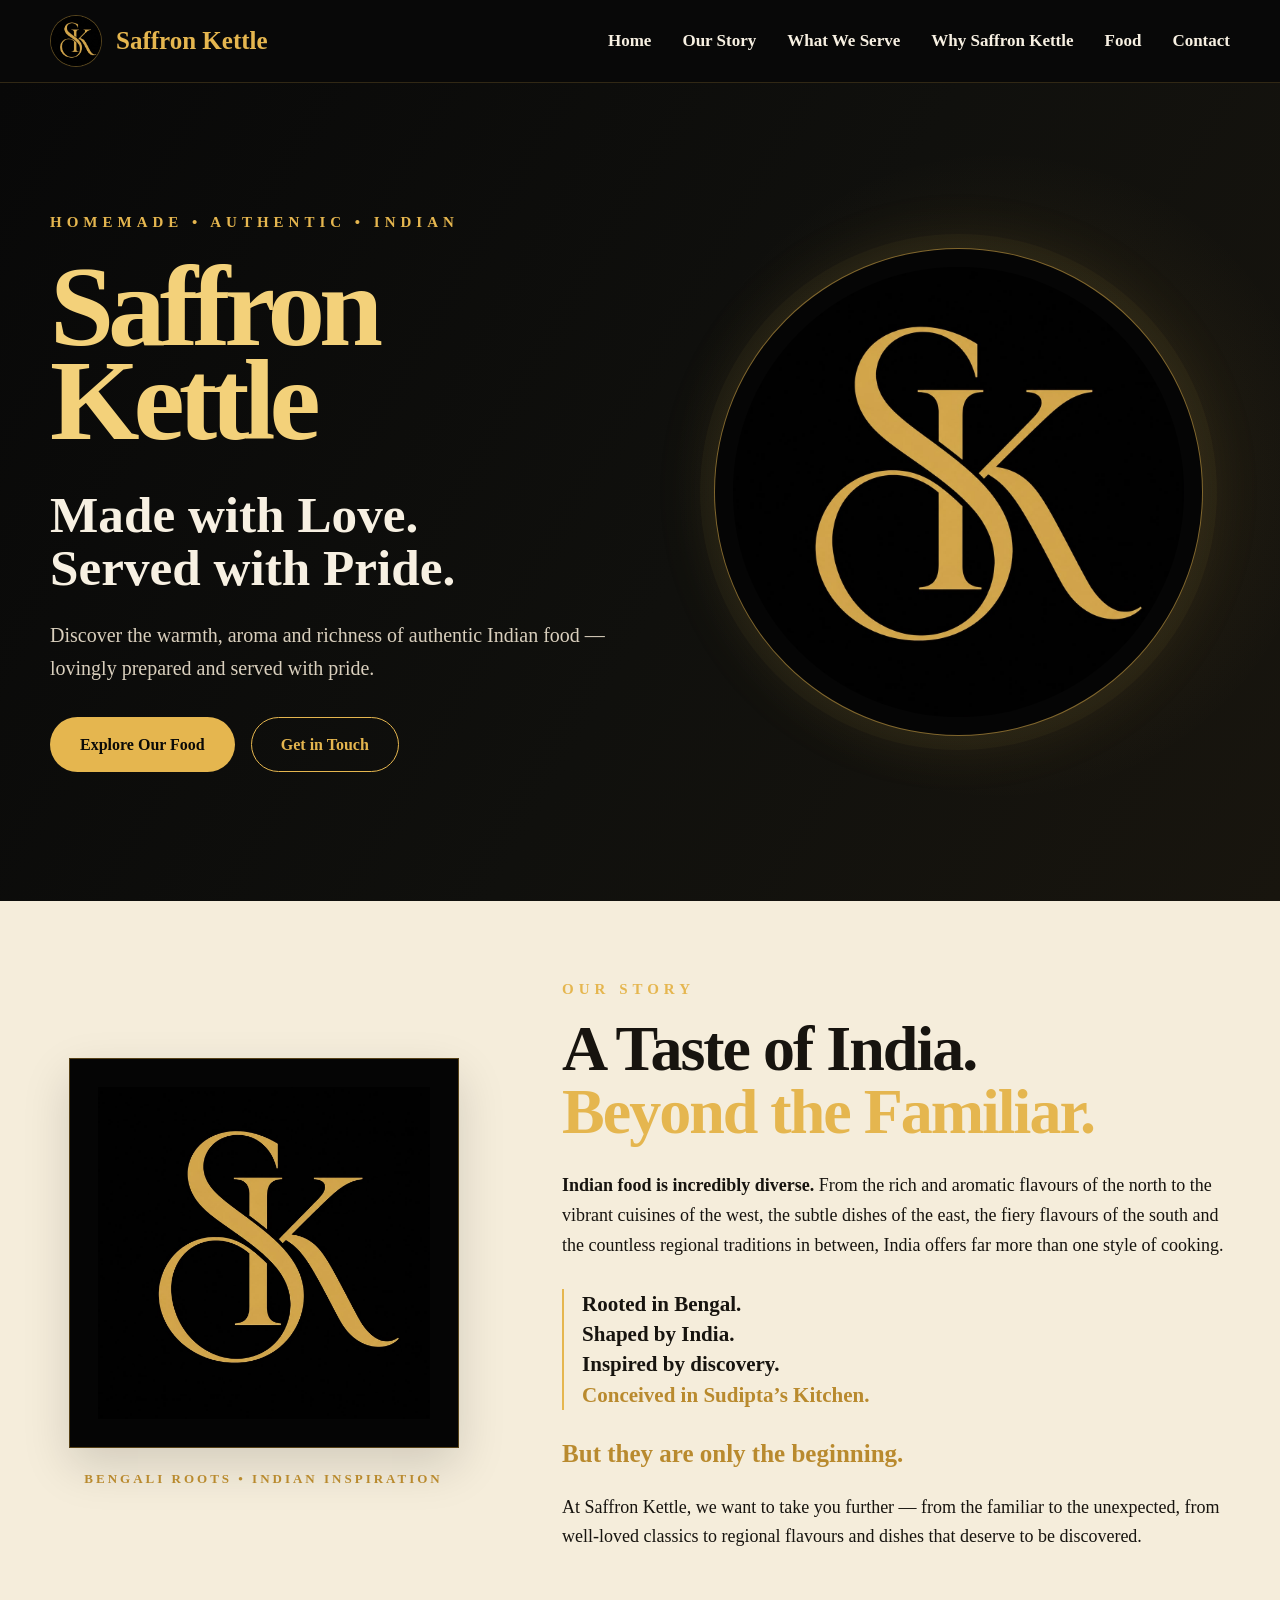
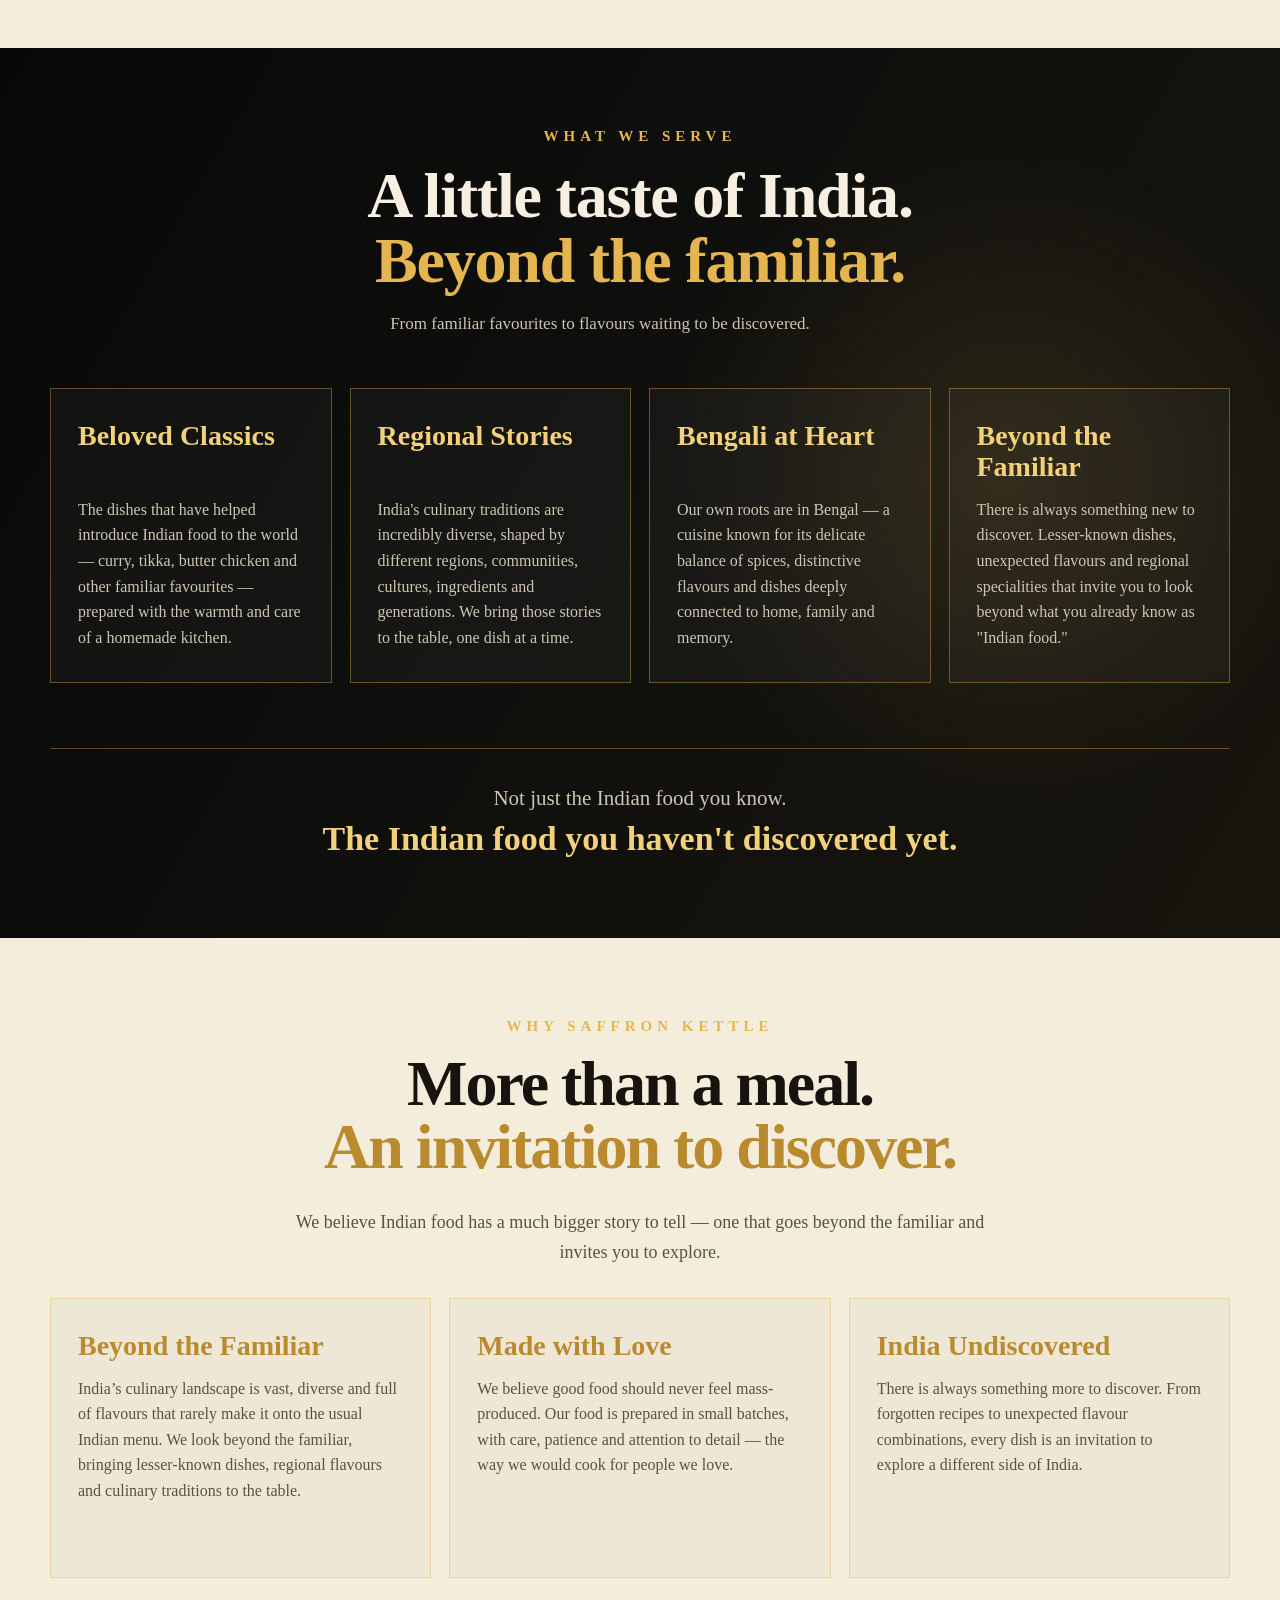
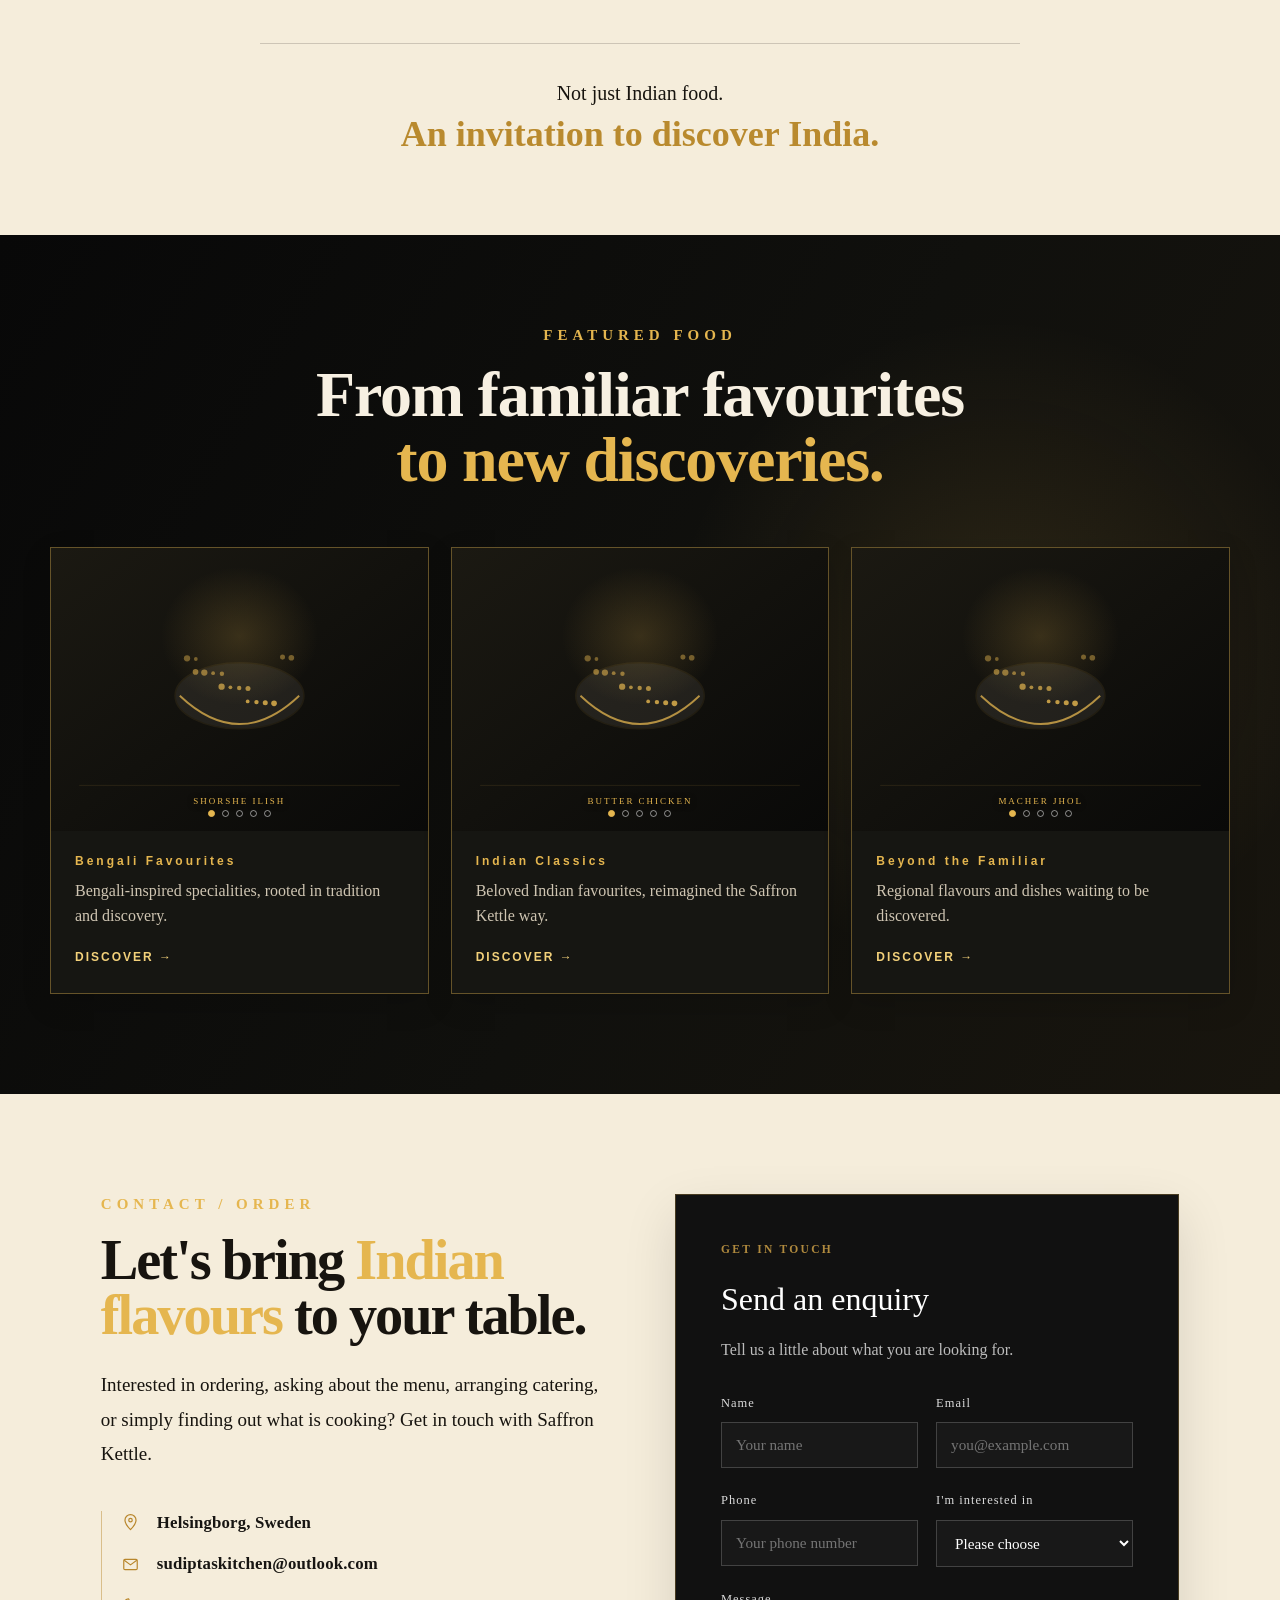
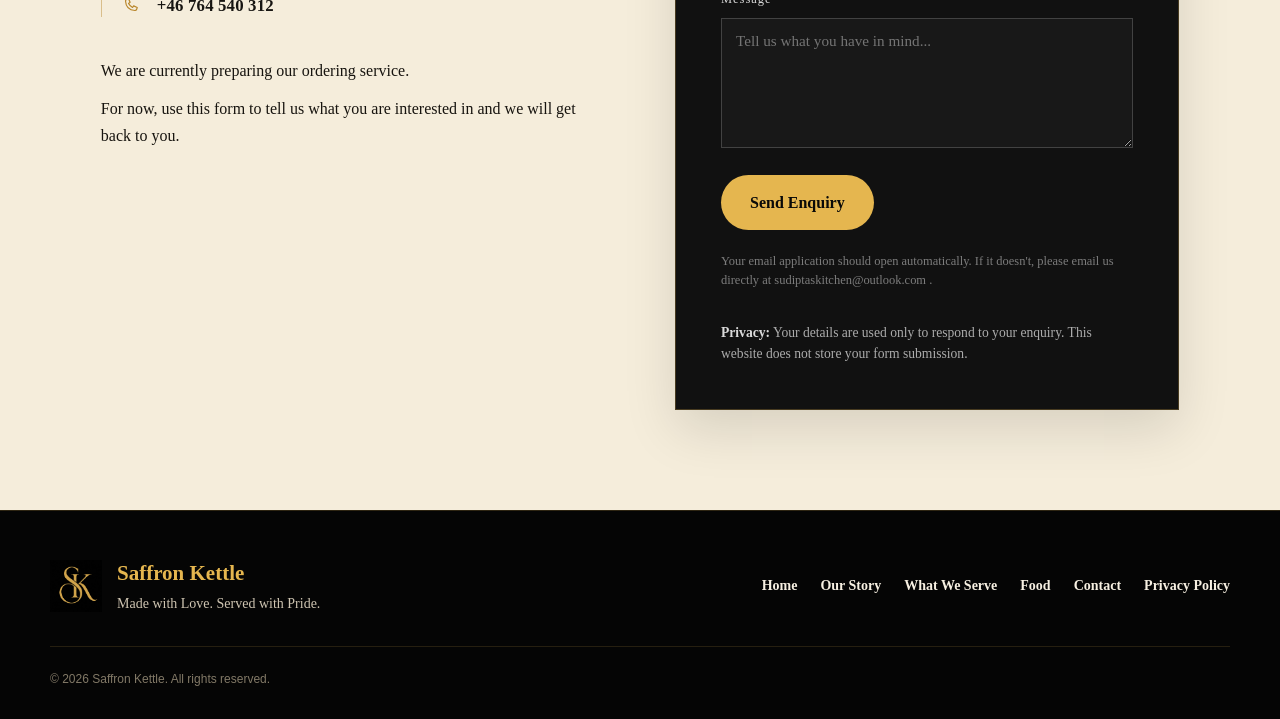
<file: index.html>
<!DOCTYPE html>
<html lang="en">
<head>
  <meta charset="UTF-8">
  <meta name="viewport" content="width=device-width, initial-scale=1.0">

  <meta
    name="description"
    content="Saffron Kettle — homemade Indian food rooted in Bengali flavours and inspired by the diversity of India. Made with Love. Served with Pride."
  >

  <title>Saffron Kettle | Made with Love. Served with Pride.</title>

  <link rel="stylesheet" href="style.css">
</head>

<body>

  <!-- =========================
       NAVIGATION
  ========================== -->
  <header class="site-header">
    <div class="nav-container">

      <a href="#home" class="brand">
        <span class="brand-mark">
          <img
            src="images/logo.jpeg"
            alt="Saffron Kettle SK monogram"
          >
        </span>

        <span class="brand-name">Saffron Kettle</span>
      </a>

      <nav class="nav-links" aria-label="Main navigation">
        <a href="#home">Home</a>
        <a href="#story">Our Story</a>
        <a href="#serve">What We Serve</a>
        <a href="#why-saffron-kettle">Why Saffron Kettle</a>
        <a href="#food">Food</a>
        <a href="#contact">Contact</a>
      </nav>

      <button
        class="menu-toggle"
        aria-label="Open navigation menu"
        aria-expanded="false"
      >
        <span></span>
        <span></span>
        <span></span>
      </button>

    </div>
  </header>


  <main>

    <!-- =========================
         HERO
    ========================== -->
    <section id="home" class="hero section-dark">

      <div class="hero-container">

        <div class="hero-copy">

          <p class="eyebrow gold">
            HOMEMADE • AUTHENTIC • INDIAN
          </p>

          <h1>
            Saffron<br>Kettle
          </h1>

          <h2>
            Made with Love.<br>
            Served with Pride.
          </h2>

          <p class="hero-text">
            Discover the warmth, aroma and richness of authentic Indian food —
            lovingly prepared and served with pride.
          </p>

          <div class="hero-actions">
            <a class="btn btn-gold" href="#food">
              Explore Our Food
            </a>

            <a class="btn btn-outline" href="#contact">
              Get in Touch
            </a>
          </div>

        </div>


        <div class="hero-logo-wrap">

          <div class="hero-logo-ring">

            <img
              src="images/logo.jpeg"
              alt="Saffron Kettle SK monogram"
            >

          </div>


        </div>

      </div>

    </section>


    <!-- =========================
         OUR STORY
    ========================== -->
    <section id="story" class="story section-light">

      <div class="story-container">

        <!-- Story visual -->
        <div class="story-visual">

          <div class="story-logo-card">
            <img
              src="images/logo.jpeg"
              alt="Saffron Kettle SK monogram"
            >
          </div>

          <p class="story-caption">
            BENGALI ROOTS • INDIAN INSPIRATION
          </p>

        </div>

        <!-- Story content -->
        <div class="story-copy">

          <p class="eyebrow gold">
            OUR STORY
          </p>

          <h2>
            A Taste of India.<br>
            <span>Beyond the Familiar.</span>
          </h2>

          <p>
            <strong>Indian food is incredibly diverse.</strong>
            From the rich and aromatic flavours of the north to the vibrant
            cuisines of the west, the subtle dishes of the east, the fiery
            flavours of the south and the countless regional traditions in
            between, India offers far more than one style of cooking.
          </p>

          <div class="story-beats">
            <div>Rooted in Bengal.</div>
            <div>Shaped by India.</div>
            <div>Inspired by discovery.</div>
            <div><span>Conceived in Sudipta’s Kitchen.</span></div>
          </div>



          <p class="story-highlight">
            But they are only the beginning.
          </p>

          <p>
            At Saffron Kettle, we want to take you further — from the familiar
            to the unexpected, from well-loved classics to regional flavours
            and dishes that deserve to be discovered.
          </p>

        </div>

      </div>

    </section>


    <!-- =========================
        WHAT WE SERVE
    ========================== -->
    <section id="serve" class="serve section-dark">

    <div class="section-heading">

        <p class="eyebrow gold">
        WHAT WE SERVE
        </p>

        <h2>
        A little taste of India.<br>
        <span>Beyond the familiar.</span>
        </h2>

        <p>
        From familiar favourites to flavours waiting to be discovered.
        </p>

    </div>


    <div class="serve-grid">

        <!-- 01 -->
        <article class="serve-card">


        <h3>
            Beloved Classics
        </h3>

        <p>
            The dishes that have helped introduce Indian food to the world —
            curry, tikka, butter chicken and other familiar favourites —
            prepared with the warmth and care of a homemade kitchen.
        </p>

        </article>


        <!-- 02 -->
        <article class="serve-card">


        <h3>
            Regional Stories
        </h3>

        <p>
            India's culinary traditions are incredibly diverse, shaped by
            different regions, communities, cultures, ingredients and
            generations. We bring those stories to the table, one dish
            at a time.
        </p>

        </article>


        <!-- 03 -->
        <article class="serve-card">


        <h3>
            Bengali at Heart
        </h3>

        <p>
            Our own roots are in Bengal — a cuisine known for its delicate
            balance of spices, distinctive flavours and dishes deeply
            connected to home, family and memory.
        </p>

        </article>


        <!-- 04 -->
        <article class="serve-card">


        <h3>
            Beyond the Familiar
        </h3>

        <p>
            There is always something new to discover. Lesser-known dishes,
            unexpected flavours and regional specialities that invite you
            to look beyond what you already know as "Indian food."
        </p>

        </article>

    </div>


    <!-- Closing statement -->
    <div class="serve-closing">

        <p>
        Not just the Indian food you know.
        </p>

        <strong>
        The Indian food you haven't discovered yet.
        </strong>

    </div>

    </section>


    <!-- =========================
         WHY SAFFRON KETTLE
    ========================== -->
    <section id="why-saffron-kettle" class="why-section section-light">
      <div class="section-heading">
        <p class="eyebrow gold">WHY SAFFRON KETTLE</p>
        <h2>More than a meal.<br><span>An invitation to discover.</span></h2>
        <p>
          We believe Indian food has a much bigger story to tell — one that goes
          beyond the familiar and invites you to explore.
        </p>
      </div>

      <div class="why-pillars">

        <article class="why-pillar">
          <h3>Beyond the Familiar</h3>
          <p>
            India’s culinary landscape is vast, diverse and full of flavours that
            rarely make it onto the usual Indian menu. We look beyond the familiar,
            bringing lesser-known dishes, regional flavours and culinary traditions
            to the table.
          </p>
        </article>

        <article class="why-pillar">
          <h3>Made with Love</h3>
          <p>
            We believe good food should never feel mass-produced. Our food is
            prepared in small batches, with care, patience and attention to detail —
            the way we would cook for people we love.
          </p>
        </article>

        <article class="why-pillar">
          <h3>India Undiscovered</h3>
          <p>
            There is always something more to discover. From forgotten recipes to
            unexpected flavour combinations, every dish is an invitation to explore
            a different side of India.
          </p>
        </article>

      </div>

      <div class="why-closing">
        <span>Not just Indian food.</span>
        <strong>An invitation to discover India.</strong>
      </div>
    </section>


    <!-- =========================================================
        FEATURED FOOD — V1.3
    ========================================================= -->

    <section id="food" class="featured-food section-dark">

      <div class="section-heading featured-food-heading">

        <p class="eyebrow gold">
          FEATURED FOOD
        </p>

        <h2>
          From familiar favourites<br>
          <span>to new discoveries.</span>
        </h2>

      </div>


      <div class="featured-grid">

        <!-- FEATURED CARD 1 -->

        <article
          class="featured-card"
          data-carousel="bengali"
        >

          <div class="featured-image">

            <img
              src="images/food-bengali-01.svg"
              alt="Bengali food placeholder"
            >

            <span class="featured-dish-name" aria-live="polite">
              DISH NAME
            </span>

            <div
              class="featured-dots"
              aria-label="Bengali Favourites images"
            >

              <button
                type="button"
                class="featured-dot active"
                aria-label="Bengali Favourites image 1"
                aria-current="true"
              ></button>

              <button
                type="button"
                class="featured-dot"
                aria-label="Bengali Favourites image 2"
              ></button>

              <button
                type="button"
                class="featured-dot"
                aria-label="Bengali Favourites image 3"
              ></button>

              <button
                type="button"
                class="featured-dot"
                aria-label="Bengali Favourites image 4"
              ></button>

              <button
                type="button"
                class="featured-dot"
                aria-label="Bengali Favourites image 5"
              ></button>

            </div>

          </div>


          <div class="featured-content">

            <p class="featured-category">
              Bengali Favourites
            </p>

            <p class="featured-description">
              Bengali-inspired specialities, rooted in tradition and discovery.
            </p>

            <span class="featured-link">
              DISCOVER →
            </span>

          </div>

        </article>


        <!-- FEATURED CARD 2 -->

        <article
          class="featured-card"
          data-carousel="classic"
        >

          <div class="featured-image">

            <img
              src="images/food-classic-01.svg"
              alt="Indian classics food placeholder"
            >

            <span class="featured-dish-name" aria-live="polite">
              DISH NAME
            </span>

            <div
              class="featured-dots"
              aria-label="Indian Classics images"
            >

              <button
                type="button"
                class="featured-dot active"
                aria-label="Indian Classics image 1"
                aria-current="true"
              ></button>

              <button
                type="button"
                class="featured-dot"
                aria-label="Indian Classics image 2"
              ></button>

              <button
                type="button"
                class="featured-dot"
                aria-label="Indian Classics image 3"
              ></button>

              <button
                type="button"
                class="featured-dot"
                aria-label="Indian Classics image 4"
              ></button>

              <button
                type="button"
                class="featured-dot"
                aria-label="Indian Classics image 5"
              ></button>

            </div>

          </div>


          <div class="featured-content">

            <p class="featured-category">
              Indian Classics
            </p>

            <p class="featured-description">
              Beloved Indian favourites, reimagined the Saffron Kettle way.
            </p>

            <span class="featured-link">
              DISCOVER →
            </span>

          </div>

        </article>


        <!-- FEATURED CARD 3 -->

        <article
          class="featured-card"
          data-carousel="discovery"
        >

          <div class="featured-image">

            <img
              src="images/food-discovery-01.svg"
              alt="Beyond the Familiar food placeholder"
            >

            <span class="featured-dish-name" aria-live="polite">
              DISH NAME
            </span>

            <div
              class="featured-dots"
              aria-label="Beyond the Familiar images"
            >

              <button
                type="button"
                class="featured-dot active"
                aria-label="Beyond the Familiar image 1"
                aria-current="true"
              ></button>

              <button
                type="button"
                class="featured-dot"
                aria-label="Beyond the Familiar image 2"
              ></button>

              <button
                type="button"
                class="featured-dot"
                aria-label="Beyond the Familiar image 3"
              ></button>

              <button
                type="button"
                class="featured-dot"
                aria-label="Beyond the Familiar image 4"
              ></button>

              <button
                type="button"
                class="featured-dot"
                aria-label="Beyond the Familiar image 5"
              ></button>

            </div>

          </div>


          <div class="featured-content">

            <p class="featured-category">
              Beyond the Familiar
            </p>

            <p class="featured-description">
              Regional flavours and dishes waiting to be discovered.
            </p>

            <span class="featured-link">
              DISCOVER →
            </span>

          </div>

        </article>

      </div>

    </section>


   <!-- =========================
        CONTACT / ORDER — V1.5
    ========================== -->

    <section id="contact" class="contact section-light">

      <div class="contact-container">

        <!-- =========================
            CONTACT INFORMATION
        ========================== -->

        <div class="contact-copy">

          <p class="eyebrow gold">
            CONTACT / ORDER
          </p>

        <h2>
          Let's bring
          <span>Indian flavours</span>
          to your table.
        </h2>

          <p>
            Interested in ordering, asking about the menu, arranging catering,
            or simply finding out what is cooking? Get in touch with
            Saffron Kettle.
          </p>


      <div class="contact-details">

        <!-- LOCATION -->
        <div class="contact-detail">
          <span class="contact-icon" aria-hidden="true">
            <svg viewBox="0 0 24 24">
              <path d="M12 21c4-4.2 7-8.1 7-12a7 7 0 1 0-14 0c0 3.9 3 7.8 7 12Z"/>
              <circle cx="12" cy="9" r="2.2"/>
            </svg>
          </span>

          <strong>Helsingborg, Sweden</strong>
        </div>

        <!-- EMAIL -->
        <div class="contact-detail">
          <span class="contact-icon" aria-hidden="true">
            <svg viewBox="0 0 24 24">
              <rect x="3.5" y="5.5" width="17" height="13" rx="1.5"/>
              <path d="m4.5 7 7.5 5.5L19.5 7"/>
            </svg>
          </span>

          <strong>
            <a href="mailto:sudiptaskitchen@outlook.com">
              sudiptaskitchen@outlook.com
            </a>
          </strong>
        </div>

        <!-- PHONE -->
        <div class="contact-detail">
          <span class="contact-icon" aria-hidden="true">
            <svg viewBox="0 0 24 24">
              <path d="M7.2 4.2 9.5 3.5l2 4.5-2 1.4a13.5 13.5 0 0 0 5.1 5.1l1.4-2 4.5 2-.7 2.3a2.2 2.2 0 0 1-2.2 1.5C10.3 17.9 6.1 13.7 5.7 6.4a2.2 2.2 0 0 1 1.5-2.2Z"/>
            </svg>
          </span>

          <strong>
            <a href="tel:+46764540312">
              +46 764 540 312
            </a>
          </strong>
        </div>

      </div>


          <div class="contact-note">

            <p>
              We are currently preparing our ordering service.
            </p>

            <p>
              For now, use this form to tell us what you are interested in
              and we will get back to you.
            </p>

          </div>

        </div>


        <!-- =========================
            ENQUIRY FORM
        ========================== -->

        <div class="contact-form-card">

          <p class="contact-form-eyebrow">
            GET IN TOUCH
          </p>

          <h3>
            Send an enquiry
          </h3>

          <p class="contact-form-intro">
            Tell us a little about what you are looking for.
          </p>


          <form class="contact-form">

            <div class="form-row">

              <div class="form-field">

                <label for="contact-name">
                  Name
                </label>

                <input
                  type="text"
                  id="contact-name"
                  name="name"
                  placeholder="Your name"
                  autocomplete="name"
                  required
                >

              </div>


              <div class="form-field">

                <label for="contact-email">
                  Email
                </label>

                <input
                  type="email"
                  id="contact-email"
                  name="email"
                  placeholder="you@example.com"
                  autocomplete="email"
                  required
                >

              </div>

            </div>


            <div class="form-row">

              <div class="form-field">

                <label for="contact-phone">
                  Phone
                </label>

                <input
                  type="tel"
                  id="contact-phone"
                  name="phone"
                  placeholder="Your phone number"
                  autocomplete="tel"
                >

              </div>


              <div class="form-field">

                <label for="contact-enquiry">
                  I'm interested in
                </label>

                <select
                  id="contact-enquiry"
                  name="enquiry"
                  required
                >

                  <option value="">
                    Please choose
                  </option>

                  <option value="order">
                    Ordering food
                  </option>

                  <option value="catering">
                    Catering
                  </option>

                  <option value="event">
                    Private event
                  </option>

                  <option value="menu">
                    Menu information
                  </option>

                  <option value="general">
                    General enquiry
                  </option>

                </select>

              </div>

            </div>


            <div class="form-field">

              <label for="contact-message">
                Message
              </label>

              <textarea
                id="contact-message"
                name="message"
                rows="5"
                placeholder="Tell us what you have in mind..."
                required
              ></textarea>

            </div>

            <button
              type="submit"
              class="btn btn-gold contact-submit"
            >
              Send Enquiry
            </button>

            <p class="contact-form-note">
              Your email application should open automatically.
              If it doesn't, please email us directly at
              <a href="mailto:sudiptaskitchen@outlook.com">
                sudiptaskitchen@outlook.com
              </a>.
            </p>

            <p class="contact-form-privacy">
              <strong>Privacy:</strong>
              Your details are used only to respond to your enquiry.
              This website does not store your form submission.
            </p>

          </form>

        </div>

      </div>

    </section>

  </main>


  <!-- =========================
       FOOTER
  ========================== -->
  <footer class="site-footer">

    <div class="footer-container">

      <div class="footer-brand">

        <img
          src="images/logo.jpeg"
          alt="Saffron Kettle SK monogram"
        >

        <div>

          <strong>
            Saffron Kettle
          </strong>

          <span>
            Made with Love. Served with Pride.
          </span>

        </div>

      </div>


      <div class="footer-links">

        <a href="#home">
          Home
        </a>

        <a href="#story">
          Our Story
        </a>

        <a href="#serve">
          What We Serve
        </a>

        <a href="#food">
          Food
        </a>

        <a href="#contact">
          Contact
        </a>

        <a href="privacy.html">
          Privacy Policy
        </a>

      </div>


      <p class="copyright">
        © 2026 Saffron Kettle. All rights reserved.
      </p>

    </div>

  </footer>


  <!-- =========================
       MOBILE NAVIGATION
  ========================== -->
  <script>

    const menuToggle =
      document.querySelector('.menu-toggle');

    const navLinks =
      document.querySelector('.nav-links');


    menuToggle.addEventListener('click', () => {

      const isOpen =
        navLinks.classList.toggle('open');

      menuToggle.setAttribute(
        'aria-expanded',
        isOpen
      );

    });


    document
      .querySelectorAll('.nav-links a')
      .forEach(link => {

        link.addEventListener('click', () => {

          navLinks.classList.remove('open');

          menuToggle.setAttribute(
            'aria-expanded',
            'false'
          );

        });

      });

  </script>

  <script src="script.js"></script>

</body>
</html>
</file>
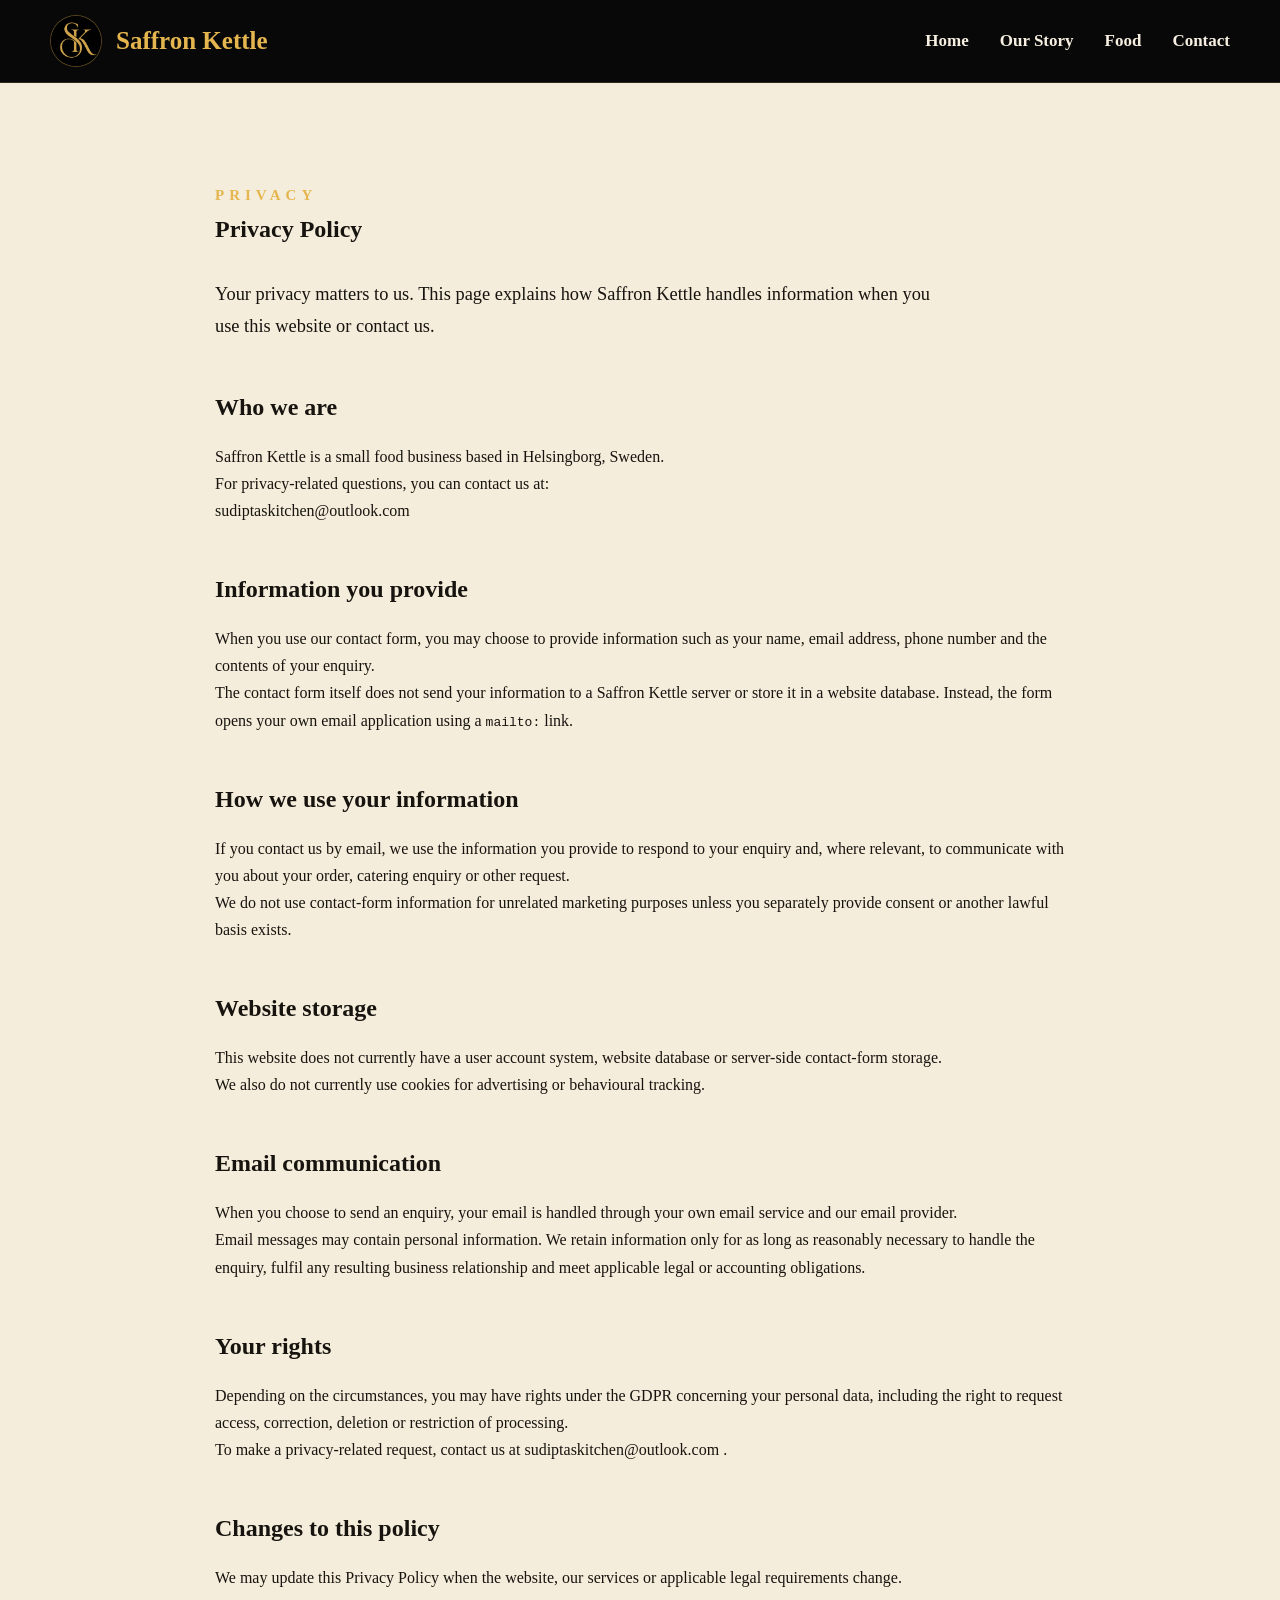
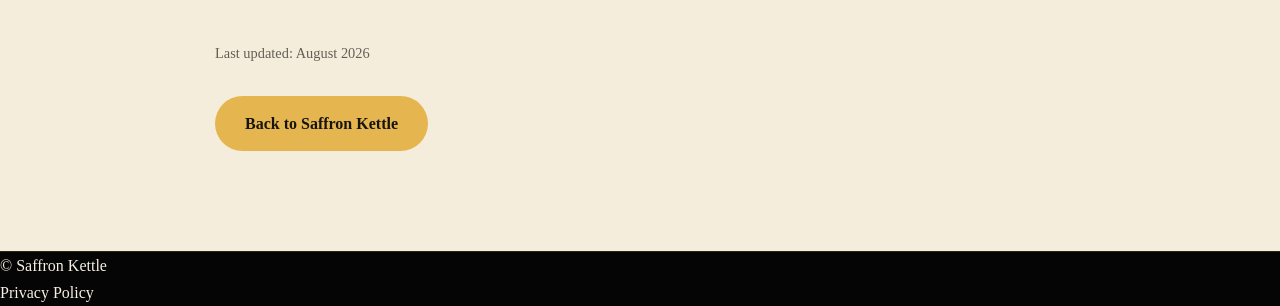
<file: privacy.html>
<!DOCTYPE html>
<html lang="en">

<head>
  <meta charset="UTF-8">
  <meta name="viewport" content="width=device-width, initial-scale=1.0">

  <meta
    name="description"
    content="Privacy Policy for Saffron Kettle."
  >

  <title>Privacy Policy | Saffron Kettle</title>

  <link rel="stylesheet" href="style.css">
</head>

<body>

  <!-- =========================
       HEADER
  ========================== -->

  <header class="site-header">
    <div class="nav-container">

      <a href="index.html" class="brand">

        <span class="brand-mark">
          <img
            src="images/logo.jpeg"
            alt="Saffron Kettle SK monogram"
          >
        </span>

        <span class="brand-name">
          Saffron Kettle
        </span>

      </a>

      <nav class="nav-links" aria-label="Main navigation">

        <a href="index.html">
          Home
        </a>

        <a href="index.html#story">
          Our Story
        </a>

        <a href="index.html#food">
          Food
        </a>

        <a href="index.html#contact">
          Contact
        </a>

      </nav>

    </div>
  </header>


  <!-- =========================
       PRIVACY POLICY
  ========================== -->

  <main>

    <section class="privacy-page section-light">

      <div class="privacy-container">

        <p class="eyebrow gold">
          PRIVACY
        </p>

        <h1>
          Privacy Policy
        </h1>

        <p class="privacy-intro">
          Your privacy matters to us. This page explains how Saffron Kettle
          handles information when you use this website or contact us.
        </p>


        <h2>
          Who we are
        </h2>

        <p>
          Saffron Kettle is a small food business based in Helsingborg,
          Sweden.
        </p>

        <p>
          For privacy-related questions, you can contact us at:
        </p>

        <p>
          <a href="mailto:sudiptaskitchen@outlook.com">
            sudiptaskitchen@outlook.com
          </a>
        </p>


        <h2>
          Information you provide
        </h2>

        <p>
          When you use our contact form, you may choose to provide information
          such as your name, email address, phone number and the contents of
          your enquiry.
        </p>

        <p>
          The contact form itself does not send your information to a
          Saffron Kettle server or store it in a website database.
          Instead, the form opens your own email application using a
          <code>mailto:</code> link.
        </p>


        <h2>
          How we use your information
        </h2>

        <p>
          If you contact us by email, we use the information you provide to
          respond to your enquiry and, where relevant, to communicate with
          you about your order, catering enquiry or other request.
        </p>

        <p>
          We do not use contact-form information for unrelated marketing
          purposes unless you separately provide consent or another lawful
          basis exists.
        </p>


        <h2>
          Website storage
        </h2>

        <p>
          This website does not currently have a user account system,
          website database or server-side contact-form storage.
        </p>

        <p>
          We also do not currently use cookies for advertising or
          behavioural tracking.
        </p>


        <h2>
          Email communication
        </h2>

        <p>
          When you choose to send an enquiry, your email is handled through
          your own email service and our email provider.
        </p>

        <p>
          Email messages may contain personal information. We retain
          information only for as long as reasonably necessary to handle
          the enquiry, fulfil any resulting business relationship and meet
          applicable legal or accounting obligations.
        </p>


        <h2>
          Your rights
        </h2>

        <p>
          Depending on the circumstances, you may have rights under the GDPR
          concerning your personal data, including the right to request
          access, correction, deletion or restriction of processing.
        </p>

        <p>
          To make a privacy-related request, contact us at
          <a href="mailto:sudiptaskitchen@outlook.com">
            sudiptaskitchen@outlook.com
          </a>.
        </p>


        <h2>
          Changes to this policy
        </h2>

        <p>
          We may update this Privacy Policy when the website, our services
          or applicable legal requirements change.
        </p>


        <p class="privacy-updated">
          Last updated: August 2026
        </p>


        <a
          href="index.html"
          class="btn btn-gold privacy-back"
        >
          Back to Saffron Kettle
        </a>

      </div>

    </section>

  </main>


  <!-- =========================
       FOOTER
  ========================== -->

  <footer class="site-footer">

    <p>
      © Saffron Kettle
    </p>

    <p>
      <a href="privacy.html">
        Privacy Policy
      </a>
    </p>

  </footer>

</body>

</html>
</file>
<file: style.css>
/* =========================================================
   SAFFRON KETTLE
   Main stylesheet
   Theme: Black + Gold
========================================================= */

:root {
  --black: #090909;
  --black-soft: #11110f;
  --black-card: #161612;
  --gold: #e5b64f;
  --gold-light: #f3d17a;
  --gold-dark: #b98a2e;
  --cream: #f5eddb;
  --cream-dark: #e9dfc9;
  --text-dark: #17140f;
  --text-light: #f7f0e2;
  --muted-light: #cfc5b2;
  --border-gold: rgba(229, 182, 79, 0.38);
  --max-width: 1180px;
  --serif: Georgia, "Times New Roman", serif;
  --sans: Arial, Helvetica, sans-serif;
}

* {
  box-sizing: border-box;
  margin: 0;
  padding: 0;
}

html {
  scroll-behavior: smooth;
  scroll-padding-top: 82px;
}

body {
  font-family: var(--serif);
  color: var(--text-dark);
  background: var(--black);
  line-height: 1.7;
}

img {
  max-width: 100%;
  display: block;
}

a {
  color: inherit;
  text-decoration: none;
}

button {
  font: inherit;
}

.section-dark {
  background:
    radial-gradient(circle at 78% 48%, rgba(229, 182, 79, 0.12), transparent 30%),
    linear-gradient(120deg, #080808 0%, #10100d 55%, #18150e 100%);
  color: var(--text-light);
}

.section-light {
  background: var(--cream);
  color: var(--text-dark);
}

/* =========================================================
   NAVIGATION
========================================================= */

.site-header {
  position: sticky;
  top: 0;
  z-index: 1000;
  background: rgba(9, 9, 9, 0.97);
  border-bottom: 1px solid rgba(229, 182, 79, 0.18);
  backdrop-filter: blur(10px);
}

.nav-container {
  width: min(100% - 48px, var(--max-width));
  min-height: 82px;
  margin: auto;
  display: flex;
  align-items: center;
  justify-content: space-between;
  gap: 30px;
}

.brand {
  display: flex;
  align-items: center;
  gap: 14px;
  color: var(--gold);
  flex-shrink: 0;
}

.brand-mark {
  width: 52px;
  height: 52px;
  border-radius: 50%;
  overflow: hidden;
  border: 1px solid var(--border-gold);
  background: #000;
}

.brand-mark img {
  width: 100%;
  height: 100%;
  object-fit: cover;
}

.brand-name {
  font-size: 25px;
  font-weight: 700;
}

.nav-links {
  display: flex;
  align-items: center;
  gap: 31px;
  font-size: 17px;
  font-weight: 700;
  color: var(--text-light);
}

.nav-links a {
  position: relative;
  padding: 8px 0;
  transition: color 0.25s ease;
}

.nav-links a::after {
  content: "";
  position: absolute;
  left: 0;
  bottom: 1px;
  width: 0;
  height: 1px;
  background: var(--gold);
  transition: width 0.25s ease;
}

.nav-links a:hover {
  color: var(--gold);
}

.nav-links a:hover::after {
  width: 100%;
}

.menu-toggle {
  display: none;
  border: 1px solid var(--border-gold);
  background: transparent;
  padding: 9px;
  cursor: pointer;
}

.menu-toggle span {
  display: block;
  width: 23px;
  height: 2px;
  margin: 4px;
  background: var(--gold);
}

/* =========================================================
   SHARED
========================================================= */

.eyebrow {
  font-family: var(--serif);
  font-size: 15px;
  font-weight: 700;
  letter-spacing: 5px;
  line-height: 1.4;
}

.eyebrow.gold {
  color: var(--gold);
}

.eyebrow.dark {
  color: var(--gold-dark);
}

.section-heading {
  max-width: 760px;
  margin: 0 auto 65px;
  text-align: center;
}

.section-heading h2,
.story-copy h2,
.contact-copy h2 {
  font-size: clamp(46px, 5vw, 72px);
  line-height: 0.98;
  letter-spacing: -2px;
  margin: 18px 0 28px;
}

.section-heading h2 span,
.story-copy h2 span,
.contact-copy h2 span {
  color: var(--gold);
}

.section-heading > p:last-child {
  max-width: 680px;
  margin: auto;
  color: var(--muted-light);
  font-size: 18px;
}

.dark-heading > p:last-child {
  color: #4d4438;
}

.btn {
  display: inline-flex;
  justify-content: center;
  align-items: center;
  min-height: 55px;
  padding: 13px 29px;
  border-radius: 999px;
  font-weight: 700;
  border: 1px solid transparent;
  transition:
    transform 0.25s ease,
    background 0.25s ease,
    color 0.25s ease,
    border-color 0.25s ease;
}

.btn:hover {
  transform: translateY(-2px);
}

.btn-gold {
  color: #0a0a08;
  background: var(--gold);
}

.btn-gold:hover {
  background: var(--gold-light);
}

.btn-outline {
  color: var(--gold);
  border-color: var(--gold);
  background: transparent;
}

.btn-outline:hover {
  color: var(--black);
  background: var(--gold);
}

.btn-dark {
  color: var(--cream);
  background: var(--black);
}

.center-action {
  text-align: center;
  margin-top: 48px;
}

/* =========================================================
   HERO
========================================================= */

.hero {
  min-height: calc(100vh - 82px);
  display: flex;
  align-items: center;
}

.hero-container {
  width: min(100% - 48px, var(--max-width));
  min-height: 680px;
  margin: auto;
  display: grid;
  grid-template-columns: 1fr 0.95fr;
  align-items: center;
  gap: 65px;
  padding: 70px 0;
}

.hero-copy h1 {
  color: var(--gold-light);
  font-size: clamp(76px, 9vw, 126px);
  line-height: 0.82;
  letter-spacing: -6px;
  margin: 26px 0 40px;
}

.hero-copy h2 {
  color: var(--text-light);
  font-size: clamp(38px, 4vw, 57px);
  line-height: 1.05;
  margin-bottom: 24px;
}

.hero-text {
  max-width: 620px;
  color: #d9cfbd;
  font-size: 20px;
  line-height: 1.65;
}

.hero-actions {
  display: flex;
  gap: 16px;
  flex-wrap: wrap;
  margin-top: 32px;
}

.hero-logo-wrap {
  position: relative;
  display: grid;
  place-items: center;
  min-height: 550px;
}

.hero-logo-ring {
  width: min(510px, 90%);
  aspect-ratio: 1;
  border-radius: 50%;
  padding: 18px;
  border: 1px solid rgba(229, 182, 79, 0.55);
  box-shadow:
    0 0 0 14px rgba(229, 182, 79, 0.035),
    0 0 65px rgba(229, 182, 79, 0.10);
  background: #050505;
}

.hero-logo-ring img {
  width: 100%;
  height: 100%;
  object-fit: cover;
  border-radius: 50%;
}

.logo-caption {
  position: absolute;
  top: 12%;
  right: 12%;
  color: var(--gold);
  letter-spacing: 4px;
  font-size: 13px;
}

/* =========================================================
   STORY
========================================================= */

.story {
  padding: 105px 0;
}

.story-container {
  width: min(100% - 48px, var(--max-width));
  margin: auto;
  display: grid;
  grid-template-columns: 0.78fr 1.22fr;
  gap: 85px;
  align-items: center;
}

.story-visual {
  text-align: center;
}

.story-logo-card {
  width: min(390px, 100%);
  margin: auto;
  padding: 28px;
  background: #050505;
  border: 1px solid rgba(185, 138, 46, 0.45);
  box-shadow: 0 18px 45px rgba(0, 0, 0, 0.14);
}

.story-logo-card img {
  width: 100%;
  aspect-ratio: 1;
  object-fit: cover;
}

.story-caption {
  color: var(--gold-dark);
  letter-spacing: 3px;
  font-size: 13px;
  font-weight: 700;
  margin-top: 20px;
}

.story-copy > p {
  font-size: 18px;
  line-height: 1.65;
  margin-bottom: 18px;
}

.story-highlight {
  color: var(--gold-dark);
  font-size: 25px !important;
  font-weight: 700;
  margin-top: 23px;
}

.story-closing {
  padding-top: 8px;
  font-size: 20px !important;
}


/* =========================================================
   WHAT WE SERVE
========================================================= */

.serve {
  padding: 110px 0;
}

.serve-grid {
  width: min(100% - 48px, var(--max-width));
  margin: auto;
  display: grid;
  grid-template-columns: repeat(4, 1fr);
  gap: 18px;
}

.serve-card {
  min-height: 280px;
  padding: 32px 27px;
  border: 1px solid var(--border-gold);
  background: linear-gradient(145deg, rgba(255,255,255,0.035), rgba(229,182,79,0.025));
  transition:
    transform 0.3s ease,
    border-color 0.3s ease,
    background 0.3s ease;
}

.serve-card:hover {
  transform: translateY(-6px);
  border-color: rgba(229, 182, 79, 0.8);
  background: rgba(229, 182, 79, 0.06);
}

.card-number {
  color: var(--gold);
  font-family: var(--sans);
  font-size: 13px;
  letter-spacing: 3px;
  margin-bottom: 55px;
}

.serve-card h3 {
  color: var(--gold-light);
  font-size: 28px;
  line-height: 1.1;
  margin-bottom: 15px;
}

.serve-card p {
  color: var(--muted-light);
  font-size: 16px;
}

/* =========================================================
   WHAT WE SERVE — CARD ACCENT
========================================================= */

.serve-card-accent {
  width: 42px;
  height: 2px;

  margin-bottom: 24px;

  background: var(--gold);
}

.serve-card h3 {
  min-height: auto;
  margin-bottom: 18px;
}

.serve-card p {
  line-height: 1.65;
}

/* =========================================================
   WHAT WE SERVE — CLOSING STATEMENT
========================================================= */

.serve-closing {
  width: min(100% - 48px, var(--max-width));
  margin: 65px auto 0;
  padding-top: 35px;

  text-align: center;

  border-top: 1px solid var(--border-gold);
}

.serve-closing p {
  margin: 0;

  color: var(--muted-light);

  font-size: 21px;
  line-height: 1.4;
}

.serve-closing strong {
  display: block;

  margin-top: 4px;

  color: var(--gold-light);

  font-size: clamp(24px, 3vw, 34px);
  line-height: 1.25;
}


/* ---------- What We Serve cards ---------- */

.serve-card h3 {
  min-height: 62px;
}

.serve-card p {
  line-height: 1.65;
}


/* ---------- Mobile ---------- */

@media (max-width: 760px) {

  .serve-closing {
    width: min(100% - 28px, var(--max-width));
    margin-top: 50px;
    padding-top: 28px;
  }

  .serve-closing p {
    font-size: 18px;
  }

  .serve-closing strong {
    font-size: 25px;
  }

}

/* =========================================================
   WHY SAFFRON KETTLE
========================================================= */

.why-section {
  padding: 110px 0;
  background: var(--cream);
  color: var(--text-dark);
}

.why-section .section-heading {
  width: min(100% - 48px, var(--max-width));
  margin: 0 auto 75px;
  text-align: center;
}

.why-section .section-heading .eyebrow {
  font-family: var(--serif);
  color: var(--gold-dark);
}

.why-section .section-heading h2 {
  max-width: 850px;
  margin: 0 auto 28px;
  color: var(--text-dark);
  font-size: clamp(48px, 6vw, 78px);
  line-height: 0.98;
  letter-spacing: -2px;
}

.why-section .section-heading h2 span {
  color: var(--gold-dark);
}

.why-section .section-heading > p:last-child {
  max-width: 720px;
  margin: 0 auto;
  color: #5b5144;
  font-size: 18px;
  line-height: 1.7;
}

.why-pillars {
  width: min(100% - 48px, var(--max-width));
  margin: 0 auto;
  display: grid;
  grid-template-columns: repeat(3, 1fr);
  border-top: 1px solid var(--border-dark);
  border-bottom: 1px solid var(--border-dark);
}

.why-pillar {
  position: relative;
  padding: 45px 35px 50px;
  border-right: 1px solid var(--border-dark);
}

.why-pillar:first-child {
  border-left: 1px solid var(--border-dark);
}

.why-pillar:last-child {
  border-right: none;
}

.why-pillar h3 {
  margin: 0 0 18px;
  color: var(--gold-dark);
  font-size: 30px;
  line-height: 1.15;
}

.why-pillar p {
  margin: 0;
  color: #5b5144;
  font-size: 16px;
  line-height: 1.7;
}

.why-closing {
  width: min(100% - 48px, 760px);
  margin: 65px auto 0;
  padding-top: 35px;
  text-align: center;
  border-top: 1px solid rgba(23, 20, 15, 0.18);
}

.why-closing span {
  display: block;
  color: var(--text-dark);
  font-size: 20px;
  line-height: 1.4;
}

.why-closing strong {
  display: block;
  margin-top: 5px;
  color: var(--gold-dark);
  font-size: clamp(25px, 3vw, 36px);
  line-height: 1.25;
}

@media (max-width: 760px) {
  .why-section {
    padding: 75px 0;
  }

  .why-section .section-heading {
    width: min(100% - 28px, var(--max-width));
    margin-bottom: 55px;
  }

  .why-section .section-heading h2 {
    font-size: clamp(43px, 12vw, 65px);
    letter-spacing: -1.5px;
  }

  .why-section .section-heading > p:last-child {
    font-size: 16px;
  }

  .why-pillars {
    width: min(100% - 28px, var(--max-width));
    grid-template-columns: 1fr;
    border-bottom: none;
  }

  .why-pillar,
  .why-pillar:first-child {
    border-left: none;
    border-right: none;
    border-bottom: 1px solid var(--border-dark);
    padding: 38px 25px 42px;
  }

  .why-pillar:last-child {
    border-bottom: none;
  }

  .why-pillar h3 {
    font-size: 27px;
  }

  .why-pillar p {
    font-size: 15px;
    line-height: 1.7;
  }

  .why-closing {
    width: min(100% - 28px, 760px);
    margin-top: 50px;
    padding-top: 28px;
  }

  .why-closing span {
    font-size: 18px;
  }

  .why-closing strong {
    font-size: 25px;
  }
}

/* =========================================================
   FOOD
========================================================= */

/* =========================================================
   FOOD
========================================================= */

.food {
  padding: 110px 0;
}

.food-grid {
  width: min(100% - 48px, var(--max-width));
  margin: auto;
  display: grid;
  grid-template-columns: repeat(3, 1fr);
  gap: 22px;
}

.food-card {
  background: #12120f;
  border: 1px solid var(--border-gold);
  overflow: hidden;
}

.food-placeholder {
  aspect-ratio: 4 / 3;
  display: grid;
  place-items: center;
  background:
    radial-gradient(circle at 50% 40%, rgba(229, 182, 79, 0.18), transparent 25%),
    linear-gradient(145deg, #1b1912, #090908);
  color: rgba(229, 182, 79, 0.5);
  font-size: 14px;
  letter-spacing: 4px;
  text-transform: uppercase;
}

.food-card-content {
  padding: 26px;
}

.food-region {
  color: var(--gold);
  font-family: var(--sans);
  font-size: 11px;
  letter-spacing: 3px;
  font-weight: 700;
}

.food-card h3 {
  color: var(--text-light);
  font-size: 29px;
  margin: 7px 0;
}

.food-card-content p:last-child {
  color: var(--muted-light);
}

/* =========================================================
   CONTACT
========================================================= */

.contact {
  padding: 110px 0;
}

.contact-container {
  width: min(100% - 48px, var(--max-width));
  margin: auto;
  display: grid;
  grid-template-columns: 1.05fr 0.75fr;
  gap: 80px;
  align-items: center;
}

.contact-copy h2 {
  font-size: clamp(42px, 4.4vw, 60px);
}

.contact-copy > p {
  max-width: 650px;
  font-size: 19px;
}

.contact-details {
  display: flex;
  gap: 55px;
  margin-top: 40px;
  flex-wrap: wrap;
}


.contact-details small {
  color: var(--gold-dark);
  letter-spacing: 3px;
  font-family: var(--sans);
  font-size: 11px;
  font-weight: 700;
}

.contact-details strong {
  font-size: 18px;
}

.contact-card {
  background: var(--black);
  color: var(--text-light);
  padding: 45px;
  text-align: center;
  border: 1px solid var(--border-gold);
  box-shadow: 0 20px 50px rgba(0, 0, 0, 0.14);
}

.contact-card img {
  width: 125px;
  height: 125px;
  object-fit: cover;
  margin: 0 auto 28px;
}

.contact-card h3 {
  color: var(--gold-light);
  font-size: 30px;
  line-height: 1.15;
  margin-bottom: 20px;
}

.contact-card p {
  color: var(--muted-light);
  margin-bottom: 28px;
}

/* =========================================================
   FOOTER
========================================================= */

.site-footer {
  background: #050505;
  color: var(--text-light);
  border-top: 1px solid rgba(229, 182, 79, 0.18);
}

.footer-container {
  width: min(100% - 48px, var(--max-width));
  margin: auto;
  padding: 45px 0 30px;
  display: grid;
  grid-template-columns: 1fr auto;
  gap: 30px;
  align-items: center;
}

.footer-brand {
  display: flex;
  align-items: center;
  gap: 15px;
}

.footer-brand img {
  width: 52px;
  height: 52px;
  object-fit: cover;
}

.footer-brand div {
  display: grid;
}

.footer-brand strong {
  color: var(--gold);
  font-size: 21px;
}

.footer-brand span {
  color: var(--muted-light);
  font-size: 14px;
}

.footer-links {
  display: flex;
  gap: 23px;
  font-size: 14px;
  font-weight: 700;
}

.footer-links a:hover {
  color: var(--gold);
}

.copyright {
  grid-column: 1 / -1;
  border-top: 1px solid rgba(229, 182, 79, 0.15);
  padding-top: 22px;
  color: #827967;
  font-family: var(--sans);
  font-size: 12px;
}

/* =========================================================
   RESPONSIVE
========================================================= */

@media (max-width: 1000px) {

  .nav-links {
    gap: 18px;
    font-size: 15px;
  }

  .hero-container {
    grid-template-columns: 1fr 0.8fr;
    gap: 35px;
  }

  .hero-copy h1 {
    font-size: clamp(65px, 9vw, 95px);
  }

  .story-container {
    grid-template-columns: 0.7fr 1.3fr;
    gap: 50px;
  }
  .serve-grid {
    grid-template-columns: repeat(2, 1fr);
  }

  .food-grid {
    grid-template-columns: repeat(2, 1fr);
  }

  .contact-container {
    gap: 45px;
  }
}

@media (max-width: 760px) {

  html {
    scroll-padding-top: 70px;
  }

  .nav-container {
    min-height: 70px;
    width: min(100% - 30px, var(--max-width));
  }

  .brand-name {
    font-size: 21px;
  }

  .brand-mark {
    width: 43px;
    height: 43px;
  }

  .menu-toggle {
    display: block;
  }

  .nav-links {
    position: absolute;
    left: 0;
    right: 0;
    top: 70px;
    display: none;
    flex-direction: column;
    align-items: stretch;
    gap: 0;
    background: #090909;
    border-bottom: 1px solid var(--border-gold);
    padding: 8px 20px 18px;
  }

  .nav-links.open {
    display: flex;
  }

  .nav-links a {
    padding: 13px 5px;
    border-bottom: 1px solid rgba(229, 182, 79, 0.10);
  }

  .hero {
    min-height: auto;
  }

  .hero-container {
    min-height: auto;
    grid-template-columns: 1fr;
    padding: 70px 0 80px;
  }

  .hero-copy {
    text-align: center;
  }

  .hero-copy h1 {
    font-size: clamp(65px, 18vw, 100px);
    letter-spacing: -4px;
  }

  .hero-copy h2 {
    font-size: clamp(35px, 9vw, 48px);
  }

  .hero-text {
    margin: auto;
    font-size: 17px;
  }

  .hero-actions {
    justify-content: center;
  }

  .hero-logo-wrap {
    min-height: auto;
    padding: 20px 0;
  }

  .hero-logo-ring {
    width: min(360px, 82vw);
  }

  .logo-caption {
    top: 8%;
    right: 11%;
  }

  .story,
  .serve,
  .why-section,
  .food,
  .contact {
    padding: 75px 0;
  }

  .story-container,
  .contact-container {
    grid-template-columns: 1fr;
    gap: 50px;
  }

  .story-visual {
    order: 2;
  }

  .story-copy {
    order: 1;
  }

  .story-copy h2,
  .section-heading h2,
  .contact-copy h2 {
    font-size: clamp(43px, 12vw, 65px);
  }

  .story-copy > p {
    font-size: 17px;
  }
  .serve-grid,
  .food-grid {
    grid-template-columns: 1fr;
  }

  .serve-card {
    min-height: auto;
  }

  .contact-details {
    gap: 25px;
  }

  .footer-container {
    grid-template-columns: 1fr;
  }

  .footer-links {
    flex-wrap: wrap;
  }

  .copyright {
    grid-column: auto;
  }
}

@media (max-width: 430px) {

  .nav-container,
  .hero-container,
  .story-container,
  .serve-grid,
  .why-grid,
  .food-grid,
  .contact-container,
  .footer-container {
    width: min(100% - 28px, var(--max-width));
  }

  .eyebrow {
    font-size: 12px;
    letter-spacing: 3px;
  }

  .hero-copy h1 {
    font-size: 63px;
  }

  .hero-copy h2 {
    font-size: 35px;
  }

  .hero-text {
    font-size: 16px;
  }

  .btn {
    width: 100%;
  }

  .hero-actions {
    width: 100%;
  }

  .contact-card {
    padding: 32px 22px;
  }
}

/* =========================================================
   OUR STORY — UPDATED STORY BEATS
========================================================= */

.story-beats {
  margin: 28px 0 0;
  padding-left: 18px;
  border-left: 2px solid var(--gold);
  width: 100%;
  text-align: left;
}

.story-beats div {
  font-family: Georgia, "Times New Roman", serif;
  font-size: clamp(18px, 1.8vw, 21px);
  line-height: 1.45;
  font-weight: 700;
  color: var(--text-dark);
  margin: 0;
}

.story-beats span {
  color: var(--gold-dark);
}

.story-visual > h4 {
  max-width: 390px;
  margin: 28px auto 10px;
  font-family: Georgia, "Times New Roman", serif;
  font-size: 25px;
  line-height: 1.25;
  color: var(--gold-dark);
  text-align: left;
}

.story-visual > p:not(.story-caption) {
  max-width: 390px;
  margin-left: auto;
  margin-right: auto;
  text-align: left;
  font-size: 17px;
  line-height: 1.6;
}

@media (max-width: 900px) {
  .story-beats {
    width: min(100%, 430px);
  }

  .story-visual > h4,
  .story-visual > p:not(.story-caption) {
    max-width: 430px;
  }
}

/* =========================================================
   FINAL SECTION HEADING SYSTEM
========================================================= */

.section-heading {
  width: min(100% - 48px, var(--max-width));
  margin: 0 auto 50px;
}

.section-heading .eyebrow {
  display: block;
  margin-bottom: 16px;
  font-family: var(--serif);
  font-size: 13px;
  font-weight: 700;
  letter-spacing: 4px;
  line-height: 1.25;
}

.section-heading h2 {
  margin: 0 0 18px;
  font-family: var(--serif);
  font-size: clamp(42px, 5vw, 64px);
  font-weight: 700;
  line-height: 1.02;
  letter-spacing: -1.2px;
}

.section-heading h2 span {
  color: var(--gold);
}

.section-light .section-heading h2 { color: var(--text-dark); }
.section-dark .section-heading h2 { color: var(--text-light); }

.section-light .section-heading .eyebrow { color: var(--gold-dark); }
.section-dark .section-heading .eyebrow { color: var(--gold); }

.section-heading > p:last-child {
  max-width: 680px;
  margin: 0;
  font-family: var(--serif);
  font-size: 17px;
  font-weight: 400;
  line-height: 1.55;
}

.section-light .section-heading > p:last-child { color: #5b5144; }
.section-dark .section-heading > p:last-child { color: var(--muted-light); }

/* ---------- One-scroll-window spacing ---------- */

.story,
.serve,
.why-section,
.food,
.contact {
  padding-top: 78px;
  padding-bottom: 78px;
}

/* ---------- Smaller section hero statements ---------- */

.story .section-heading h2,
.serve .section-heading h2,
.why-section .section-heading h2,
.food .section-heading h2,
.contact .section-heading h2 {
  font-size: clamp(42px, 5vw, 64px);
}

@media (max-width: 760px) {
  .section-heading {
    width: min(100% - 28px, var(--max-width));
    margin-bottom: 40px;
  }

  .section-heading .eyebrow {
    margin-bottom: 13px;
    font-size: 11px;
    letter-spacing: 3px;
  }

  .section-heading h2,
  .story .section-heading h2,
  .serve .section-heading h2,
  .why-section .section-heading h2,
  .food .section-heading h2,
  .contact .section-heading h2 {
    font-size: clamp(36px, 10vw, 52px);
    line-height: 1.03;
    letter-spacing: -0.8px;
  }

  .section-heading > p:last-child {
    font-size: 15px;
    line-height: 1.55;
  }

  .story,
  .serve,
  .why-section,
  .food,
  .contact {
    padding-top: 60px;
    padding-bottom: 60px;
  }
}

/* =========================================================
   WHY SAFFRON KETTLE — tighter intro to pillars
========================================================= */

.why-section .section-heading {
  margin-bottom: 30px;
}

@media (max-width: 760px) {
  .why-section .section-heading {
    margin-bottom: 24px;
  }
}


/* =========================================================
   FINAL SECTION LABEL SYSTEM
   Matches HOMEMADE • AUTHENTIC • INDIAN
========================================================= */

.section-heading .eyebrow,
.story-copy > .eyebrow,
.contact-copy > .eyebrow {
  font-family: var(--serif);
  font-size: 15px;
  font-weight: 700;
  letter-spacing: 5px;
  line-height: 1.4;
  color: var(--gold);
}

.section-light .eyebrow.gold,
.section-dark .eyebrow.gold {
  color: var(--gold);
}


/* =========================================================
   WHY SAFFRON KETTLE — PILLARS
   Styled like WHAT WE SERVE cards
========================================================= */

.why-pillars {
  width: min(100% - 48px, var(--max-width));
  margin: 0 auto;
  display: grid;
  grid-template-columns: repeat(3, 1fr);
  gap: 18px;
  border: none;
}

.why-pillar,
.why-pillar:first-child,
.why-pillar:last-child {
  position: relative;
  min-height: 280px;
  padding: 32px 27px;
  border: 1px solid rgba(185, 138, 46, 0.38);
  background: linear-gradient(
    145deg,
    rgba(255, 255, 255, 0.55),
    rgba(229, 182, 79, 0.045)
  );
  transition:
    transform 0.3s ease,
    border-color 0.3s ease,
    background 0.3s ease,
    box-shadow 0.3s ease;
}

.why-pillar:hover {
  transform: translateY(-6px);
  border-color: rgba(185, 138, 46, 0.8);
  background: linear-gradient(
    145deg,
    rgba(255, 255, 255, 0.72),
    rgba(229, 182, 79, 0.09)
  );
  box-shadow: 0 14px 30px rgba(23, 20, 15, 0.08);
}

.why-pillar h3 {
  margin: 0 0 18px;
  color: var(--gold-dark);
  font-size: 28px;
  line-height: 1.1;
}

.why-pillar p {
  margin: 0;
  color: #5b5144;
  font-size: 16px;
  line-height: 1.65;
}

@media (max-width: 760px) {
  .why-pillars {
    width: min(100% - 28px, var(--max-width));
    grid-template-columns: 1fr;
    gap: 14px;
  }

  .why-pillar,
  .why-pillar:first-child,
  .why-pillar:last-child {
    min-height: 0;
    padding: 30px 25px;
    border: 1px solid rgba(185, 138, 46, 0.38);
  }

  .why-pillar:hover {
    transform: translateY(-3px);
  }

  .why-pillar h3 {
    font-size: 27px;
  }
}


/* =========================================================
   UNIFIED CARD LANGUAGE
   WHAT WE SERVE + WHY SAFFRON KETTLE
========================================================= */

/* Shared card geometry and motion */
.serve-card,
.why-pillar {
  min-height: 280px;
  padding: 32px 27px;
  border: 1px solid var(--border-gold);
  border-radius: 0;
  transition:
    transform 0.3s ease,
    border-color 0.3s ease,
    background 0.3s ease;
}

/* Shared hover behaviour */
.serve-card:hover,
.why-pillar:hover {
  transform: translateY(-6px);
  border-color: rgba(229, 182, 79, 0.8);
  box-shadow: none;
}

/* What We Serve keeps its dark-section background language */
.serve-card {
  background: rgba(255, 255, 255, 0.03);
}

.serve-card:hover {
  background: rgba(229, 182, 79, 0.06);
}

/* Why uses the same card language, adapted to the cream section */
.why-pillars {
  width: min(100% - 48px, var(--max-width));
  margin: 0 auto;
  display: grid;
  grid-template-columns: repeat(3, 1fr);
  gap: 18px;
  border: none;
}

.why-pillar,
.why-pillar:first-child,
.why-pillar:last-child {
  position: relative;
  min-height: 280px;
  padding: 32px 27px;
  border: 1px solid var(--border-gold);
  background: rgba(23, 20, 15, 0.025);
}

.why-pillar:hover {
  background: rgba(229, 182, 79, 0.06);
  box-shadow: none;
}

/* Shared card typography */
.serve-card h3,
.why-pillar h3 {
  margin-bottom: 14px;
  font-size: 28px;
  font-weight: 700;
  line-height: 1.1;
}

.serve-card p,
.why-pillar p {
  margin: 0;
  font-size: 16px;
  font-weight: 400;
  line-height: 1.6;
}

/* Preserve section-specific text colours */
.why-pillar h3 {
  color: var(--gold-dark);
}

.why-pillar p {
  color: #5b5144;
}

/* Responsive card mechanics are shared.
   Why remains 3 -> 1 because it has exactly three pillars;
   What We Serve retains its content-appropriate grid. */
@media (max-width: 760px) {
  .serve-card,
  .why-pillar {
    min-height: 0;
    padding: 30px 25px;
  }

  .serve-card:hover,
  .why-pillar:hover {
    transform: translateY(-3px);
  }

  .why-pillars {
    width: min(100% - 28px, var(--max-width));
    grid-template-columns: 1fr;
    gap: 14px;
  }

  .serve-card h3,
  .why-pillar h3 {
    font-size: 27px;
  }

  .serve-card p,
  .why-pillar p {
    font-size: 15px;
    line-height: 1.6;
  }
}

/* =========================================================
   V1.3 — FEATURED FOOD
========================================================= */

.featured-food {
  padding: 90px 0 100px;
}


.featured-food-heading {
  width: min(100% - 48px, var(--max-width));
  margin: 0 auto 55px;
}


.featured-food-heading h2 {
  margin-bottom: 0;
}


.featured-grid {
  width: min(100% - 48px, var(--max-width));
  margin: 0 auto;

  display: grid;
  grid-template-columns: repeat(3, 1fr);

  gap: 22px;
}


.featured-card {
  display: flex;
  flex-direction: column;

  min-width: 0;
  overflow: hidden;

  border: 1px solid var(--border-gold);

  background: var(--black-card);

  box-shadow:
    0 10px 28px rgba(0, 0, 0, 0.14);

  transition:
    transform 0.3s ease,
    box-shadow 0.3s ease,
    border-color 0.3s ease;
}


.featured-card:hover {
  transform: translateY(-5px);

  border-color:
    rgba(229, 182, 79, 0.8);

  box-shadow:
    0 18px 38px rgba(0, 0, 0, 0.22);
}


.featured-image {
  width: 100%;

  aspect-ratio: 4 / 3;

  overflow: hidden;
}


.featured-image img {
  display: block;

  width: 100%;
  height: 100%;

  object-fit: cover;

  transition:
    transform 0.5s ease;
}


.featured-card:hover .featured-image img {
  transform: scale(1.04);
}


.featured-content {
  flex: 1;

  padding: 22px 24px 24px;
}


.featured-category {
  color: var(--gold);

  font-family: var(--sans);

  font-size: 12px;
  font-weight: 700;

  letter-spacing: 3px;
  line-height: 1.4;

  margin-bottom: 8px;
}


.featured-content h3 {
  color: var(--text-light);

  font-size: 28px;
  line-height: 1.1;

  margin-bottom: 10px;
}


.featured-description {
  color: var(--muted-light);

  font-size: 16px;
  line-height: 1.6;

  margin: 0;
}


.featured-link {
  display: inline-block;

  margin-top: 18px;

  color: var(--gold-light);

  font-family: var(--sans);

  font-size: 12px;
  font-weight: 700;

  letter-spacing: 2px;

  text-transform: uppercase;
}


/* =========================================================
   FEATURED FOOD — TABLET
========================================================= */

@media (max-width: 999px) {

  .featured-grid {
    grid-template-columns: repeat(2, 1fr);
  }


  .featured-card:last-child {
    grid-column: 1 / -1;

    width: calc((100% - 22px) / 2);

    justify-self: center;
  }

}


/* =========================================================
   FEATURED FOOD — MOBILE
========================================================= */

@media (max-width: 760px) {

  .featured-food {
    padding: 75px 0 80px;
  }


  .featured-food-heading {
    width: min(100% - 28px, var(--max-width));

    margin-bottom: 38px;
  }


  .featured-grid {
    width: min(100% - 28px, var(--max-width));

    grid-template-columns: 1fr;

    gap: 20px;
  }


  .featured-card:last-child {
    grid-column: auto;

    width: 100%;
  }


  .featured-content {
    padding: 20px 20px 22px;
  }


  .featured-content h3 {
    font-size: 25px;
  }

}

/* =========================================================
   FEATURED FOOD — CAROUSEL DOTS
   V1.3
========================================================= */

.featured-image {
  position: relative;
}

.featured-dish-name {
  position: absolute;

  left: 20px;
  right: 20px;
  bottom: 24px;

  z-index: 2;

  color: #e5b64f;
  font-family: var(--serif);
  font-size: 9px;
  font-weight: 400;
  line-height: 1.2;
  letter-spacing: 0.22em;
  text-align: center;
  text-transform: uppercase;

  text-shadow:
    0 1px 6px rgba(0, 0, 0, 0.65);
}

.featured-dots {
  position: absolute;
  left: 0;
  right: 0;
  bottom: 14px;

  display: flex;
  justify-content: center;
  align-items: center;
  gap: 7px;

  z-index: 2;
}

.featured-dot {
  width: 7px;
  height: 7px;

  padding: 0;
  margin: 0;

  border: 1px solid rgba(255, 255, 255, 0.7);
  border-radius: 50%;

  background: transparent;

  cursor: pointer;

  opacity: 0.75;

  transition:
    opacity 0.25s ease,
    transform 0.25s ease,
    background-color 0.25s ease;
}

.featured-dot:hover {
  opacity: 1;
  transform: scale(1.2);
}

.featured-dot.active {
  background-color: #e5b64f;
  border-color: #e5b64f;
  opacity: 1;
}


/* Keep dots accessible without making them visually heavy */

.featured-dot:focus-visible {
  outline: 1px solid #e5b64f;
  outline-offset: 3px;
}

/* Featured Food — smooth image/dish-name transition */

.featured-image img,
.featured-dish-name {
  transition: opacity 0.7s ease;
}

/* =========================================================
   CONTACT / ORDER — V1.5
========================================================= */

.contact {
  padding: 100px 6%;
}

.contact-container {
  max-width: 1200px;
  margin: 0 auto;

  display: grid;
  grid-template-columns: 1fr 1fr;
  gap: 70px;

  align-items: start;
}


/* =========================================================
   CONTACT COPY
========================================================= */

.contact-copy {
  max-width: 520px;
}

.contact-copy h2 {
  margin-bottom: 25px;
}

.contact-copy > p:not(.eyebrow) {
  max-width: 500px;
  line-height: 1.8;
}


/* =========================================================
   CONTACT DETAILS
   Premium vertical contact treatment
========================================================= */

.contact-details {
  display: flex;
  flex-direction: column;
  gap: 18px;
  margin-top: 40px;
  width: 100%;

  padding-left: 18px;
  border-left: 1px solid rgba(184, 134, 43, 0.45);
}


/* ---------------------------------------------------------
   Individual contact row
--------------------------------------------------------- */

.contact-detail {
  display: flex;
  align-items: center;
  gap: 15px;
  width: 100%;
}


/* ---------------------------------------------------------
   Modern gold icon
--------------------------------------------------------- */

.contact-icon {
  width: 22px;
  height: 22px;
  flex: 0 0 22px;

  display: flex;
  align-items: center;
  justify-content: center;
}

.contact-icon svg {
  width: 19px;
  height: 19px;

  fill: none;
  stroke: #b8862b;
  stroke-width: 1.5;
  stroke-linecap: round;
  stroke-linejoin: round;
}


/* ---------------------------------------------------------
   Contact text
--------------------------------------------------------- */

.contact-detail strong {
  display: block;

  font-size: 1.05rem;
  font-weight: 600;
  line-height: 1.4;
  letter-spacing: 0.01em;

  color: #171512;
}


/* ---------------------------------------------------------
   Contact links
--------------------------------------------------------- */

.contact-detail a {
  color: inherit;
  text-decoration: none;
  transition: color 0.2s ease;
}

.contact-detail a:hover {
  color: #b8862b;
}


/* =========================================================
   MOBILE
========================================================= */

@media (max-width: 800px) {

  .contact-details {
    gap: 17px;
    margin-top: 35px;
    padding-left: 16px;
  }

  .contact-detail {
    gap: 13px;
  }

  .contact-icon {
    width: 21px;
    height: 21px;
    flex-basis: 21px;
  }

  .contact-icon svg {
    width: 18px;
    height: 18px;
  }

  .contact-detail strong {
    font-size: 1rem;
    font-weight: 600;
  }

}


/* =========================================================
   SMALL MOBILE
========================================================= */

@media (max-width: 520px) {

  .contact-details {
    gap: 16px;
  }

  .contact-detail strong {
    font-size: 0.96rem;
  }

}


/* =========================================================
   CONTACT NOTE
========================================================= */

.contact-note {
  margin-top: 40px;
  padding-left: 0;

  border-left: none;
}

.contact-note p {
  margin: 0 0 10px;
  line-height: 1.7;
}

.contact-note p:last-child {
  margin-bottom: 0;
}


/* =========================================================
   FORM CARD
========================================================= */

.contact-form-card {
  padding: 45px;

  background: #111111;

  border: 1px solid rgba(176, 138, 62, 0.35);

  box-shadow:
    0 20px 50px rgba(0, 0, 0, 0.12);
}

.contact-form-eyebrow {
  margin: 0 0 12px;

  color: #b08a3e;

  font-size: 0.72rem;
  letter-spacing: 0.2em;
  font-weight: 600;
}

.contact-form-card h3 {
  margin: 0 0 10px;

  color: #ffffff;

  font-size: 2rem;
  font-weight: 500;
}

.contact-form-intro {
  margin: 0 0 30px;

  color: rgba(255, 255, 255, 0.72);

  line-height: 1.7;
}


/* =========================================================
   FORM
========================================================= */

.contact-form {
  display: flex;
  flex-direction: column;
  gap: 22px;
}

.form-row {
  display: grid;
  grid-template-columns: 1fr 1fr;
  gap: 18px;
}

.form-field {
  display: flex;
  flex-direction: column;
  gap: 8px;
}

.form-field label {
  color: rgba(255, 255, 255, 0.85);

  font-size: 0.78rem;
  letter-spacing: 0.08em;
}

.form-field input,
.form-field select,
.form-field textarea {
  width: 100%;
  box-sizing: border-box;

  padding: 13px 14px;

  border: 1px solid rgba(255, 255, 255, 0.18);

  background: #181818;

  color: #ffffff;

  font-family: inherit;
  font-size: 0.95rem;

  border-radius: 0;

  outline: none;

  transition:
    border-color 0.2s ease,
    background 0.2s ease;
}

.form-field input::placeholder,
.form-field textarea::placeholder {
  color: rgba(255, 255, 255, 0.4);
}

.form-field input:focus,
.form-field select:focus,
.form-field textarea:focus {
  border-color: #b08a3e;

  background: #1c1c1c;
}

.form-field textarea {
  resize: vertical;
  min-height: 130px;
}


/* =========================================================
   SELECT
========================================================= */

.form-field select {
  appearance: auto;
}


/* =========================================================
   SUBMIT
========================================================= */

.contact-submit {
  align-self: flex-start;

  border: none;

  cursor: pointer;

  margin-top: 5px;
}

.contact-form-note {
  margin: 0;

  color: rgba(255, 255, 255, 0.45);

  font-size: 0.78rem;
  line-height: 1.5;
}

.contact-form-privacy {
  color: rgba(255, 255, 255, 0.65);
  font-size: 0.85rem;
  line-height: 1.5;
  margin-top: 0.75rem;
}

.contact-form-privacy strong {
  color: rgba(255, 255, 255, 0.85);
}


/* =========================================================
   MOBILE
========================================================= */

@media (max-width: 800px) {

  .contact {
    padding: 75px 6%;
  }

  .contact-container {
    grid-template-columns: 1fr;

    gap: 50px;
  }

  .contact-copy {
    max-width: none;
  }

  .contact-details {
  grid-template-columns: 1fr;
  gap: 20px;
}
  .contact-form-card {
    padding: 30px 25px;
  }

}


@media (max-width: 520px) {

  .form-row {
    grid-template-columns: 1fr;
  }

  .contact-form-card {
    padding: 25px 20px;
  }

  .contact-form-card h3 {
    font-size: 1.7rem;
  }

}

/* =========================================================
   PRIVACY POLICY
========================================================= */

.privacy-page {
  min-height: 80vh;
  padding: 100px 20px;
}

.privacy-container {
  max-width: 850px;
  margin: 0 auto;
}

.privacy-container h1 {
  margin-bottom: 30px;
}

.privacy-container h2 {
  margin-top: 45px;
  margin-bottom: 15px;
}

.privacy-container p {
  line-height: 1.7;
}

.privacy-intro {
  font-size: 1.15rem;
  max-width: 720px;
}

.privacy-container a {
  color: inherit;
}

.privacy-updated {
  margin-top: 50px;
  font-size: 0.9rem;
  opacity: 0.65;
}

.privacy-back {
  display: inline-block;
  margin-top: 30px;
}

.site-footer a {
  color: inherit;
  text-decoration: none;
}
</file>
